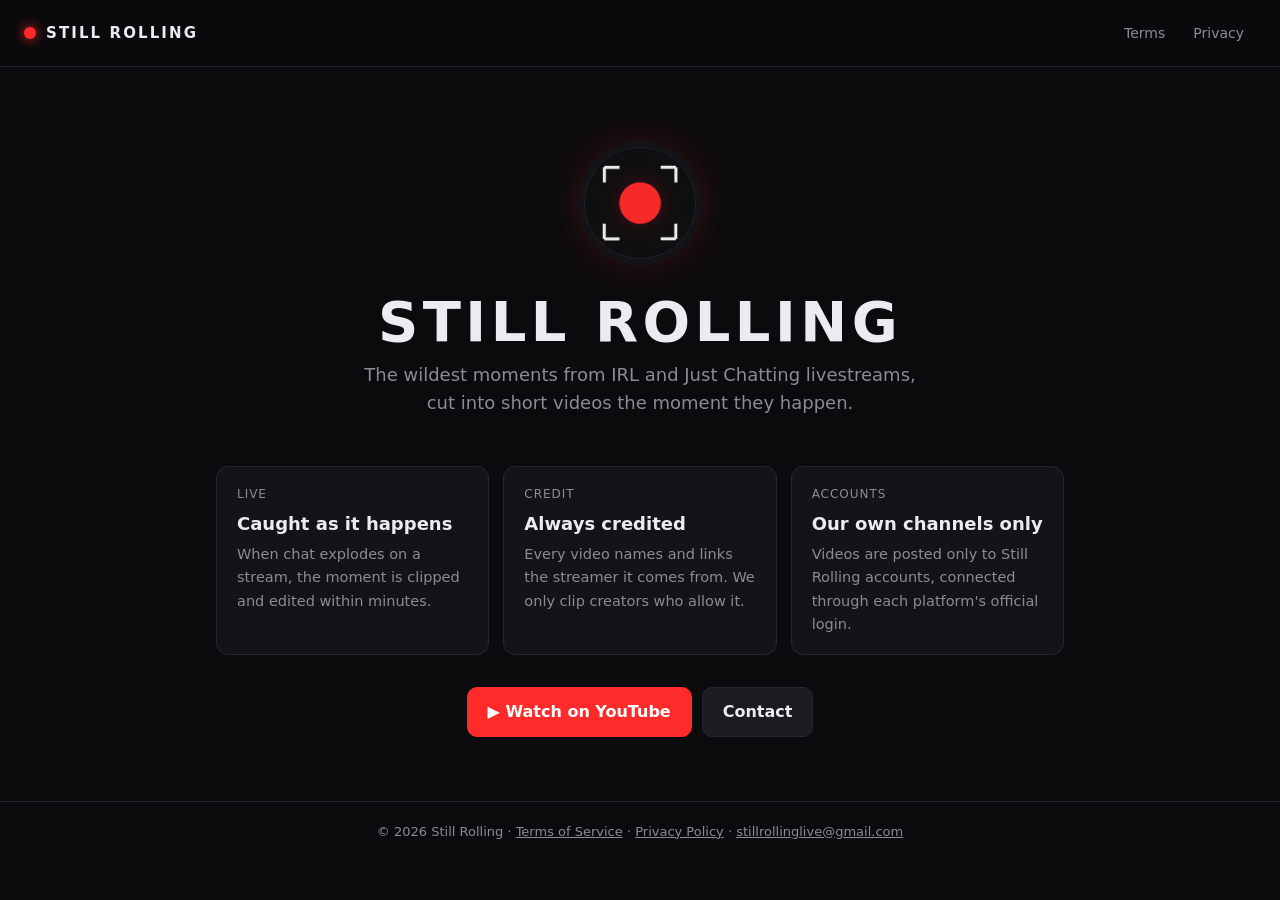
<file: index.html>
<!doctype html>
<html lang="en">
<head>
<meta charset="utf-8">
<meta name="viewport" content="width=device-width, initial-scale=1">
<title>Still Rolling</title>
<meta name="description" content="Short highlight videos of livestream moments, credited to the streamers they come from.">
<link rel="icon" href="icon.png">
<link rel="stylesheet" href="style.css">
</head>
<body>
<header>
  <a class="brand" href="index.html"><span class="rec"></span><span class="name">STILL ROLLING</span></a>
  <nav><a href="terms.html">Terms</a><a href="privacy.html">Privacy</a></nav>
</header>
<main>
  <section class="hero">
    <img src="icon.png" alt="Still Rolling logo">
    <h1>STILL ROLLING</h1>
    <p>The wildest moments from IRL and Just Chatting livestreams, cut into short videos the moment they happen.</p>
  </section>

  <div class="cards">
    <div class="card">
      <div class="label">Live</div>
      <div class="big">Caught as it happens</div>
      <p>When chat explodes on a stream, the moment is clipped and edited within minutes.</p>
    </div>
    <div class="card">
      <div class="label">Credit</div>
      <div class="big">Always credited</div>
      <p>Every video names and links the streamer it comes from. We only clip creators who allow it.</p>
    </div>
    <div class="card">
      <div class="label">Accounts</div>
      <div class="big">Our own channels only</div>
      <p>Videos are posted only to Still Rolling accounts, connected through each platform's official login.</p>
    </div>
  </div>

  <div class="cta">
    <a class="btn primary" href="https://www.youtube.com/@StillRollingLive">▶ Watch on YouTube</a>
    <a class="btn" href="mailto:stillrollinglive@gmail.com">Contact</a>
  </div>
</main>
<footer>© 2026 Still Rolling · <a href="terms.html">Terms of Service</a> · <a href="privacy.html">Privacy Policy</a> · <a href="mailto:stillrollinglive@gmail.com">stillrollinglive@gmail.com</a></footer>
</body>
</html>
</file>
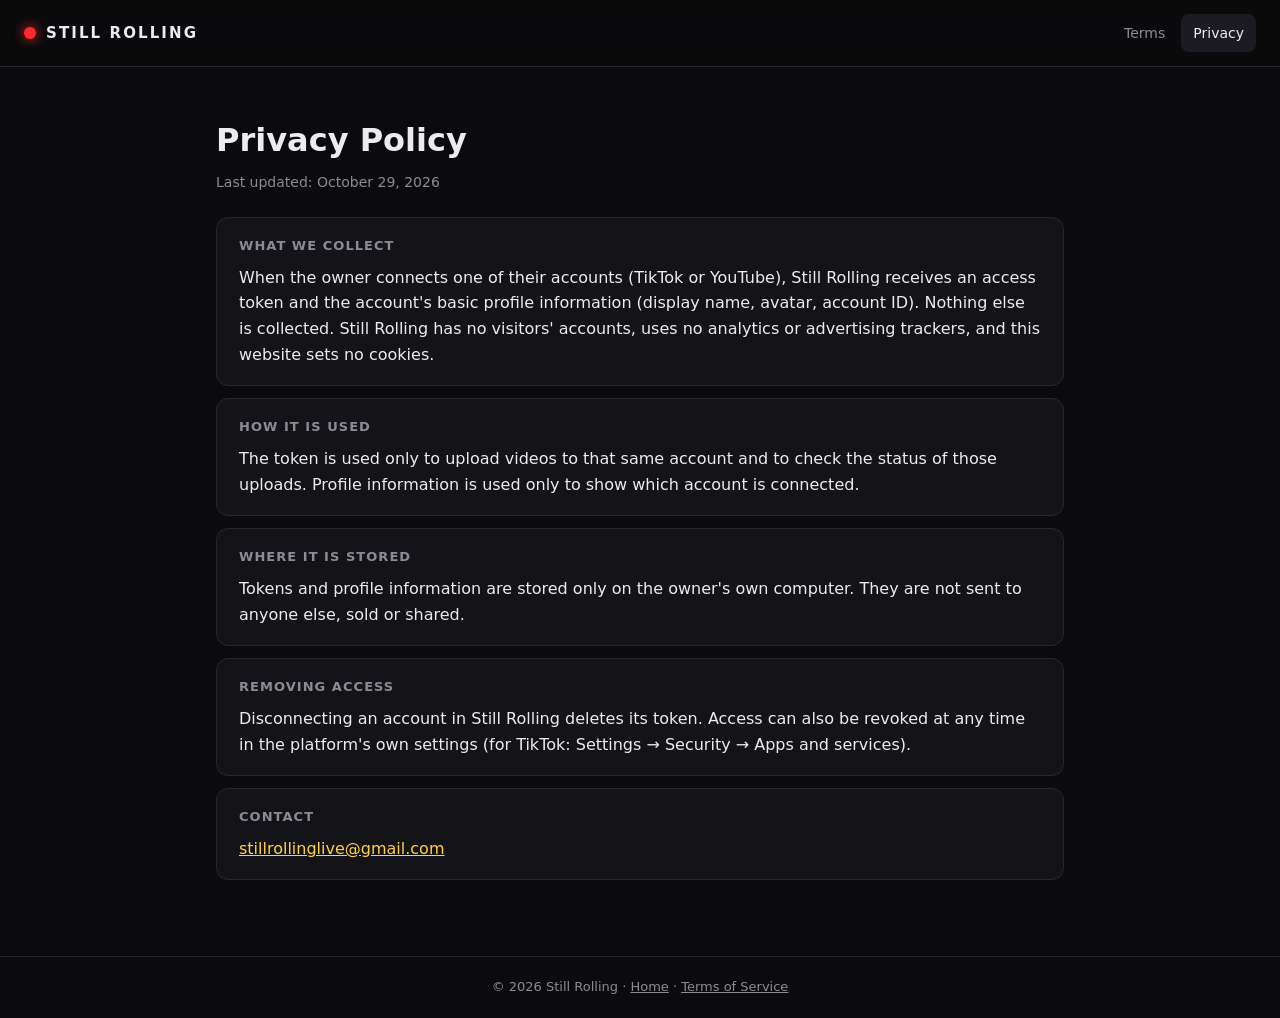
<file: privacy.html>
<!doctype html>
<html lang="en">
<head>
<meta charset="utf-8">
<meta name="viewport" content="width=device-width, initial-scale=1">
<title>Privacy Policy · Still Rolling</title>
<link rel="icon" href="icon.png">
<link rel="stylesheet" href="style.css">
</head>
<body>
<header>
  <a class="brand" href="index.html"><span class="rec"></span><span class="name">STILL ROLLING</span></a>
  <nav><a href="terms.html">Terms</a><a href="privacy.html" class="active">Privacy</a></nav>
</header>
<main class="doc">
  <h1>Privacy Policy</h1>
  <p class="updated">Last updated: October 29, 2026</p>

  <section>
    <h2>What we collect</h2>
    <p>When the owner connects one of their accounts (TikTok or YouTube), Still Rolling receives an
       access token and the account's basic profile information (display name, avatar, account ID).
       Nothing else is collected. Still Rolling has no visitors' accounts, uses no analytics or
       advertising trackers, and this website sets no cookies.</p>
  </section>

  <section>
    <h2>How it is used</h2>
    <p>The token is used only to upload videos to that same account and to check the status of those
       uploads. Profile information is used only to show which account is connected.</p>
  </section>

  <section>
    <h2>Where it is stored</h2>
    <p>Tokens and profile information are stored only on the owner's own computer. They are not sent
       to anyone else, sold or shared.</p>
  </section>

  <section>
    <h2>Removing access</h2>
    <p>Disconnecting an account in Still Rolling deletes its token. Access can also be revoked at any
       time in the platform's own settings (for TikTok: Settings → Security → Apps and services).</p>
  </section>

  <section>
    <h2>Contact</h2>
    <p><a href="mailto:stillrollinglive@gmail.com">stillrollinglive@gmail.com</a></p>
  </section>
</main>
<footer>© 2026 Still Rolling · <a href="index.html">Home</a> · <a href="terms.html">Terms of Service</a></footer>
</body>
</html>
</file>
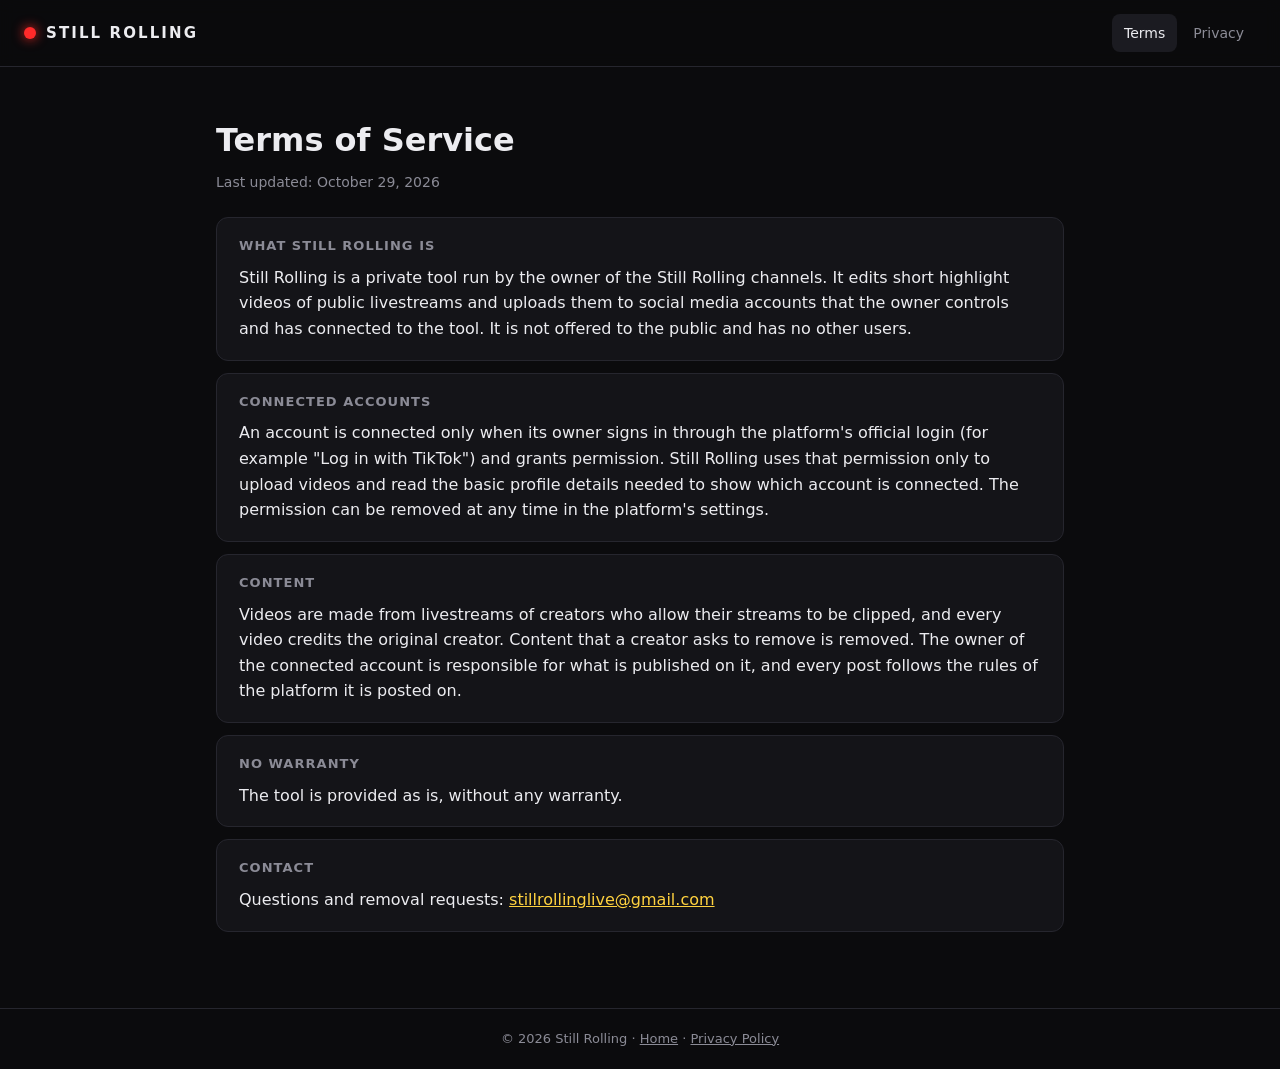
<file: terms.html>
<!doctype html>
<html lang="en">
<head>
<meta charset="utf-8">
<meta name="viewport" content="width=device-width, initial-scale=1">
<title>Terms of Service · Still Rolling</title>
<link rel="icon" href="icon.png">
<link rel="stylesheet" href="style.css">
</head>
<body>
<header>
  <a class="brand" href="index.html"><span class="rec"></span><span class="name">STILL ROLLING</span></a>
  <nav><a href="terms.html" class="active">Terms</a><a href="privacy.html">Privacy</a></nav>
</header>
<main class="doc">
  <h1>Terms of Service</h1>
  <p class="updated">Last updated: October 29, 2026</p>

  <section>
    <h2>What Still Rolling is</h2>
    <p>Still Rolling is a private tool run by the owner of the Still Rolling channels. It edits short
       highlight videos of public livestreams and uploads them to social media accounts that the owner
       controls and has connected to the tool. It is not offered to the public and has no other users.</p>
  </section>

  <section>
    <h2>Connected accounts</h2>
    <p>An account is connected only when its owner signs in through the platform's official login
       (for example "Log in with TikTok") and grants permission. Still Rolling uses that permission only
       to upload videos and read the basic profile details needed to show which account is connected.
       The permission can be removed at any time in the platform's settings.</p>
  </section>

  <section>
    <h2>Content</h2>
    <p>Videos are made from livestreams of creators who allow their streams to be clipped, and every
       video credits the original creator. Content that a creator asks to remove is removed.
       The owner of the connected account is responsible for what is published on it, and every post
       follows the rules of the platform it is posted on.</p>
  </section>

  <section>
    <h2>No warranty</h2>
    <p>The tool is provided as is, without any warranty.</p>
  </section>

  <section>
    <h2>Contact</h2>
    <p>Questions and removal requests: <a href="mailto:stillrollinglive@gmail.com">stillrollinglive@gmail.com</a></p>
  </section>
</main>
<footer>© 2026 Still Rolling · <a href="index.html">Home</a> · <a href="privacy.html">Privacy Policy</a></footer>
</body>
</html>
</file>
<file: style.css>
/* Same look as the Still Rolling desktop app */
:root {
  color-scheme: dark;
  --bg: #0b0b0d;
  --panel: #141418;
  --panel-2: #1b1b21;
  --line: #26262e;
  --text: #ececf0;
  --muted: #8b8b96;
  --red: #ff2a2a;
  --yellow: #ffd23f;
  --radius: 12px;
}
* { box-sizing: border-box; }
html, body { margin: 0; background: var(--bg); color: var(--text);
  font: 16px/1.6 "Segoe UI", system-ui, -apple-system, sans-serif; }
a { color: var(--text); }

header { position: sticky; top: 0; z-index: 5; display: flex; align-items: center; justify-content: space-between;
  gap: 16px; padding: 14px 24px; background: rgba(11,11,13,.92); backdrop-filter: blur(8px);
  border-bottom: 1px solid var(--line); }
.brand { display: flex; align-items: center; gap: 10px; letter-spacing: .14em; font-size: 15px;
  font-weight: 600; text-decoration: none; }
.rec { width: 12px; height: 12px; border-radius: 50%; background: var(--red); box-shadow: 0 0 12px var(--red);
  animation: blink 1.6s infinite; flex: none; }
@keyframes blink { 50% { opacity: .35; } }
@media (prefers-reduced-motion: reduce) { .rec { animation: none; } }
header nav { display: flex; gap: 4px; }
header nav a { color: var(--muted); text-decoration: none; padding: 8px 12px; border-radius: 8px; font-size: 14px; }
header nav a:hover, header nav a.active { color: var(--text); background: var(--panel-2); }

main { max-width: 880px; margin: 0 auto; padding: 48px 16px 64px; }

.hero { text-align: center; padding: 32px 0 40px; }
.hero img { width: 112px; height: 112px; border-radius: 50%; border: 1px solid var(--line);
  box-shadow: 0 0 0 6px var(--panel), 0 0 40px rgba(255,42,42,.25); }
.hero h1 { font-size: clamp(36px, 7vw, 56px); letter-spacing: .08em; margin: 24px 0 8px; line-height: 1.1; }
.hero p { color: var(--muted); font-size: 18px; max-width: 560px; margin: 0 auto; }
.live { display: inline-flex; align-items: center; gap: 8px; margin-bottom: 4px; padding: 6px 14px;
  border-radius: 999px; background: var(--panel-2); color: var(--muted); font-size: 13px; letter-spacing: .1em; }

.cards { display: grid; grid-template-columns: repeat(3, 1fr); gap: 14px; margin: 8px 0 32px; }
@media (max-width: 720px) { .cards { grid-template-columns: 1fr; } }
.card { background: var(--panel); border: 1px solid var(--line); border-radius: var(--radius); padding: 18px 20px; }
.label { color: var(--muted); font-size: 12px; text-transform: uppercase; letter-spacing: .08em; }
.card .big { font-size: 18px; font-weight: 600; margin: 6px 0 4px; }
.card p { margin: 0; color: var(--muted); font-size: 14.5px; }

.cta { display: flex; justify-content: center; gap: 10px; flex-wrap: wrap; }
.btn { display: inline-flex; align-items: center; gap: 8px; padding: 11px 20px; border-radius: 10px;
  text-decoration: none; font-weight: 600; background: var(--panel-2); border: 1px solid var(--line); }
.btn.primary { background: var(--red); border-color: var(--red); color: #fff; }
.btn:hover { filter: brightness(1.12); }

.doc h1 { font-size: 32px; margin: 0 0 4px; }
.doc .updated { color: var(--muted); font-size: 14px; margin: 0 0 24px; }
.doc section { background: var(--panel); border: 1px solid var(--line); border-radius: var(--radius);
  padding: 18px 22px; margin-bottom: 12px; }
.doc h2 { font-size: 13px; font-weight: 600; color: var(--muted); text-transform: uppercase;
  letter-spacing: .08em; margin: 0 0 8px; }
.doc section p { margin: 0; }
.doc a { color: var(--yellow); }

footer { border-top: 1px solid var(--line); color: var(--muted); font-size: 13px; text-align: center;
  padding: 20px 16px; }
footer a { color: var(--muted); }

@media (max-width: 560px) {
  header { padding: 12px 16px; }
  .brand span.name { display: none; }
  main { padding-top: 24px; }
}
</file>
